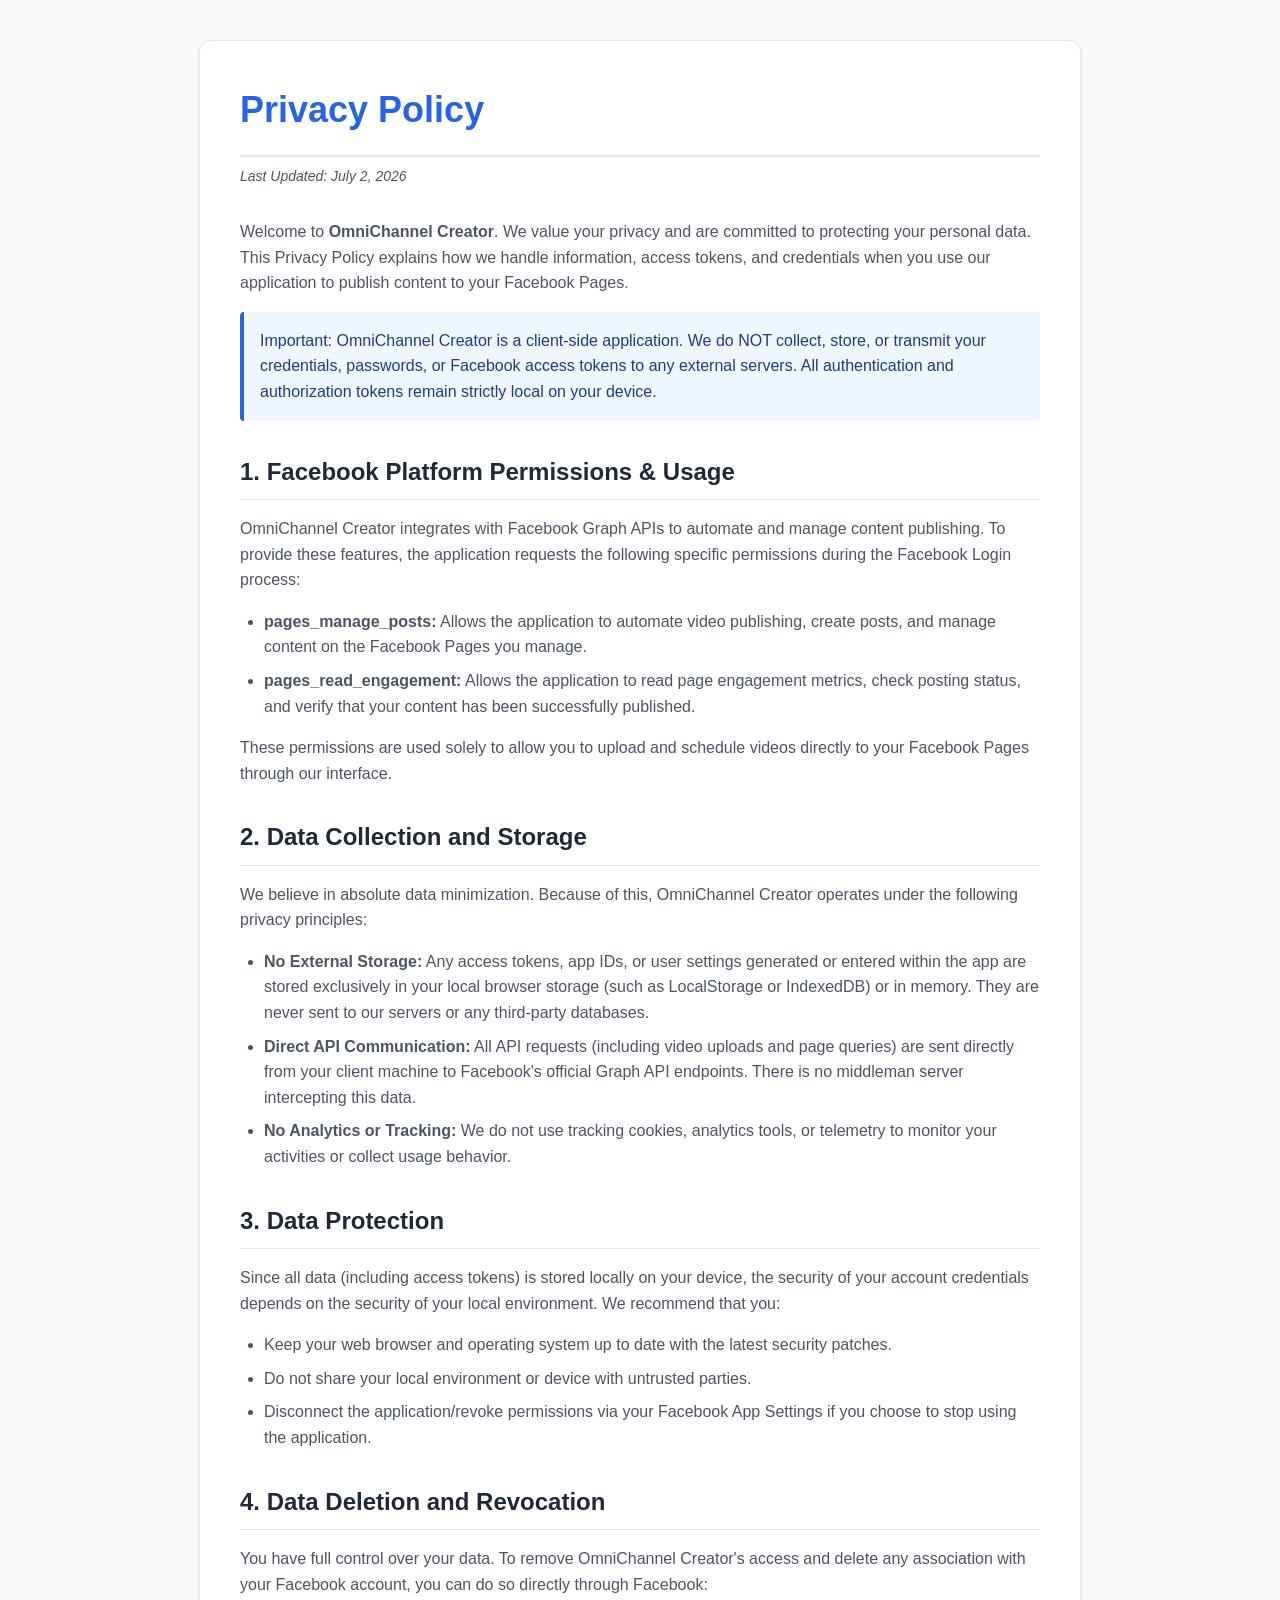
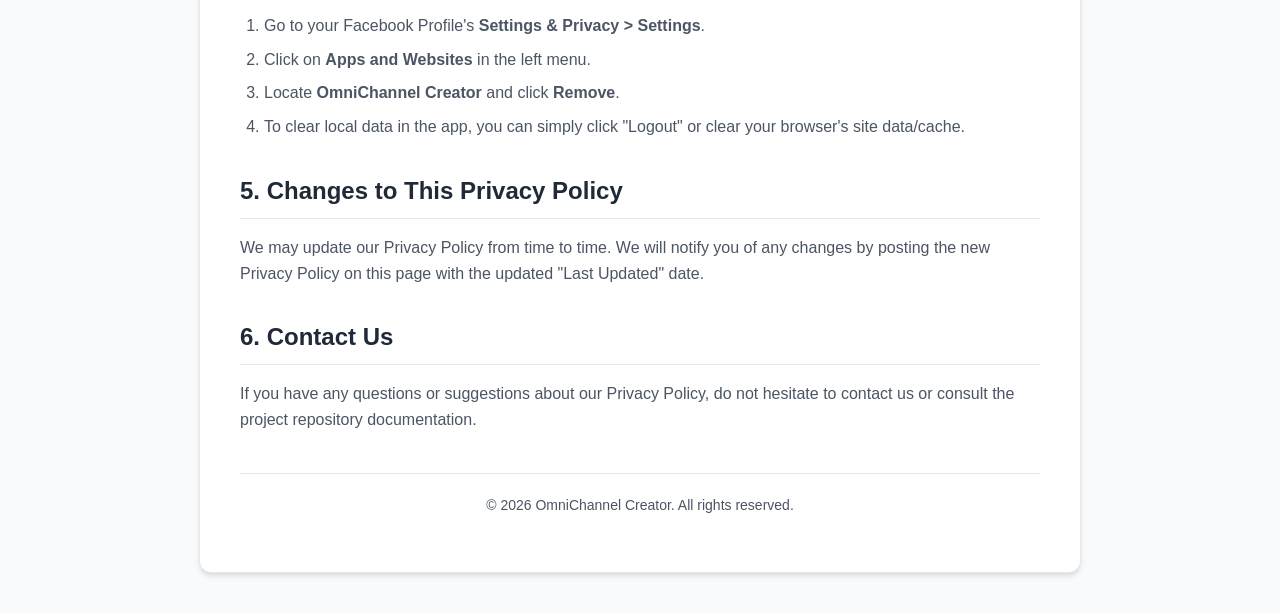
<file: privacy.html>
<!DOCTYPE html>
<html lang="en">
<head>
    <meta charset="UTF-8">
    <meta name="viewport" content="width=device-width, initial-scale=1.0">
    <title>Privacy Policy - OmniChannel Creator</title>
    <style>
        :root {
            --primary: #2563eb;
            --primary-hover: #1d4ed8;
            --text-main: #1f2937;
            --text-muted: #4b5563;
            --bg-main: #f9fafb;
            --bg-card: #ffffff;
            --border: #e5e7eb;
        }

        body {
            font-family: 'Segoe UI', Roboto, Helvetica, Arial, sans-serif;
            line-height: 1.6;
            color: var(--text-main);
            background-color: var(--bg-main);
            margin: 0;
            padding: 40px 20px;
        }

        .container {
            max-width: 800px;
            margin: 0 auto;
            background: var(--bg-card);
            padding: 40px;
            border-radius: 12px;
            box-shadow: 0 4px 6px -1px rgba(0, 0, 0, 0.1), 0 2px 4px -1px rgba(0, 0, 0, 0.06);
            border: 1px solid var(--border);
        }

        h1 {
            color: var(--primary);
            font-size: 2.25rem;
            margin-top: 0;
            margin-bottom: 8px;
            border-bottom: 2px solid var(--border);
            padding-bottom: 16px;
        }

        h2 {
            color: var(--text-main);
            font-size: 1.5rem;
            margin-top: 32px;
            margin-bottom: 16px;
            border-bottom: 1px solid var(--border);
            padding-bottom: 8px;
        }

        p {
            margin-top: 0;
            margin-bottom: 16px;
            color: var(--text-muted);
        }

        ul, ol {
            margin-top: 0;
            margin-bottom: 16px;
            padding-left: 24px;
            color: var(--text-muted);
        }

        li {
            margin-bottom: 8px;
        }

        .last-updated {
            font-style: italic;
            color: var(--text-muted);
            font-size: 0.875rem;
            margin-bottom: 32px;
        }

        .highlight-box {
            background-color: #eff6ff;
            border-left: 4px solid var(--primary);
            padding: 16px;
            border-radius: 4px;
            margin-bottom: 24px;
        }

        .highlight-box p {
            margin-bottom: 0;
            color: #1e3a8a;
            font-weight: 500;
        }

        footer {
            margin-top: 40px;
            text-align: center;
            font-size: 0.875rem;
            color: var(--text-muted);
            border-top: 1px solid var(--border);
            padding-top: 20px;
        }
    </style>
</head>
<body>
    <div class="container">
        <h1>Privacy Policy</h1>
        <div class="last-updated">Last Updated: July 2, 2026</div>

        <p>Welcome to <strong>OmniChannel Creator</strong>. We value your privacy and are committed to protecting your personal data. This Privacy Policy explains how we handle information, access tokens, and credentials when you use our application to publish content to your Facebook Pages.</p>

        <div class="highlight-box">
            <p>Important: OmniChannel Creator is a client-side application. We do NOT collect, store, or transmit your credentials, passwords, or Facebook access tokens to any external servers. All authentication and authorization tokens remain strictly local on your device.</p>
        </div>

        <h2>1. Facebook Platform Permissions & Usage</h2>
        <p>OmniChannel Creator integrates with Facebook Graph APIs to automate and manage content publishing. To provide these features, the application requests the following specific permissions during the Facebook Login process:</p>
        <ul>
            <li><strong>pages_manage_posts:</strong> Allows the application to automate video publishing, create posts, and manage content on the Facebook Pages you manage.</li>
            <li><strong>pages_read_engagement:</strong> Allows the application to read page engagement metrics, check posting status, and verify that your content has been successfully published.</li>
        </ul>
        <p>These permissions are used solely to allow you to upload and schedule videos directly to your Facebook Pages through our interface.</p>

        <h2>2. Data Collection and Storage</h2>
        <p>We believe in absolute data minimization. Because of this, OmniChannel Creator operates under the following privacy principles:</p>
        <ul>
            <li><strong>No External Storage:</strong> Any access tokens, app IDs, or user settings generated or entered within the app are stored exclusively in your local browser storage (such as LocalStorage or IndexedDB) or in memory. They are never sent to our servers or any third-party databases.</li>
            <li><strong>Direct API Communication:</strong> All API requests (including video uploads and page queries) are sent directly from your client machine to Facebook's official Graph API endpoints. There is no middleman server intercepting this data.</li>
            <li><strong>No Analytics or Tracking:</strong> We do not use tracking cookies, analytics tools, or telemetry to monitor your activities or collect usage behavior.</li>
        </ul>

        <h2>3. Data Protection</h2>
        <p>Since all data (including access tokens) is stored locally on your device, the security of your account credentials depends on the security of your local environment. We recommend that you:</p>
        <ul>
            <li>Keep your web browser and operating system up to date with the latest security patches.</li>
            <li>Do not share your local environment or device with untrusted parties.</li>
            <li>Disconnect the application/revoke permissions via your Facebook App Settings if you choose to stop using the application.</li>
        </ul>

        <h2>4. Data Deletion and Revocation</h2>
        <p>You have full control over your data. To remove OmniChannel Creator's access and delete any association with your Facebook account, you can do so directly through Facebook:</p>
        <ol>
            <li>Go to your Facebook Profile's <strong>Settings & Privacy > Settings</strong>.</li>
            <li>Click on <strong>Apps and Websites</strong> in the left menu.</li>
            <li>Locate <strong>OmniChannel Creator</strong> and click <strong>Remove</strong>.</li>
            <li>To clear local data in the app, you can simply click "Logout" or clear your browser's site data/cache.</li>
        </ol>

        <h2>5. Changes to This Privacy Policy</h2>
        <p>We may update our Privacy Policy from time to time. We will notify you of any changes by posting the new Privacy Policy on this page with the updated "Last Updated" date.</p>

        <h2>6. Contact Us</h2>
        <p>If you have any questions or suggestions about our Privacy Policy, do not hesitate to contact us or consult the project repository documentation.</p>

        <footer>
            <p>&copy; 2026 OmniChannel Creator. All rights reserved.</p>
        </footer>
    </div>
</body>
</html>
</file>
